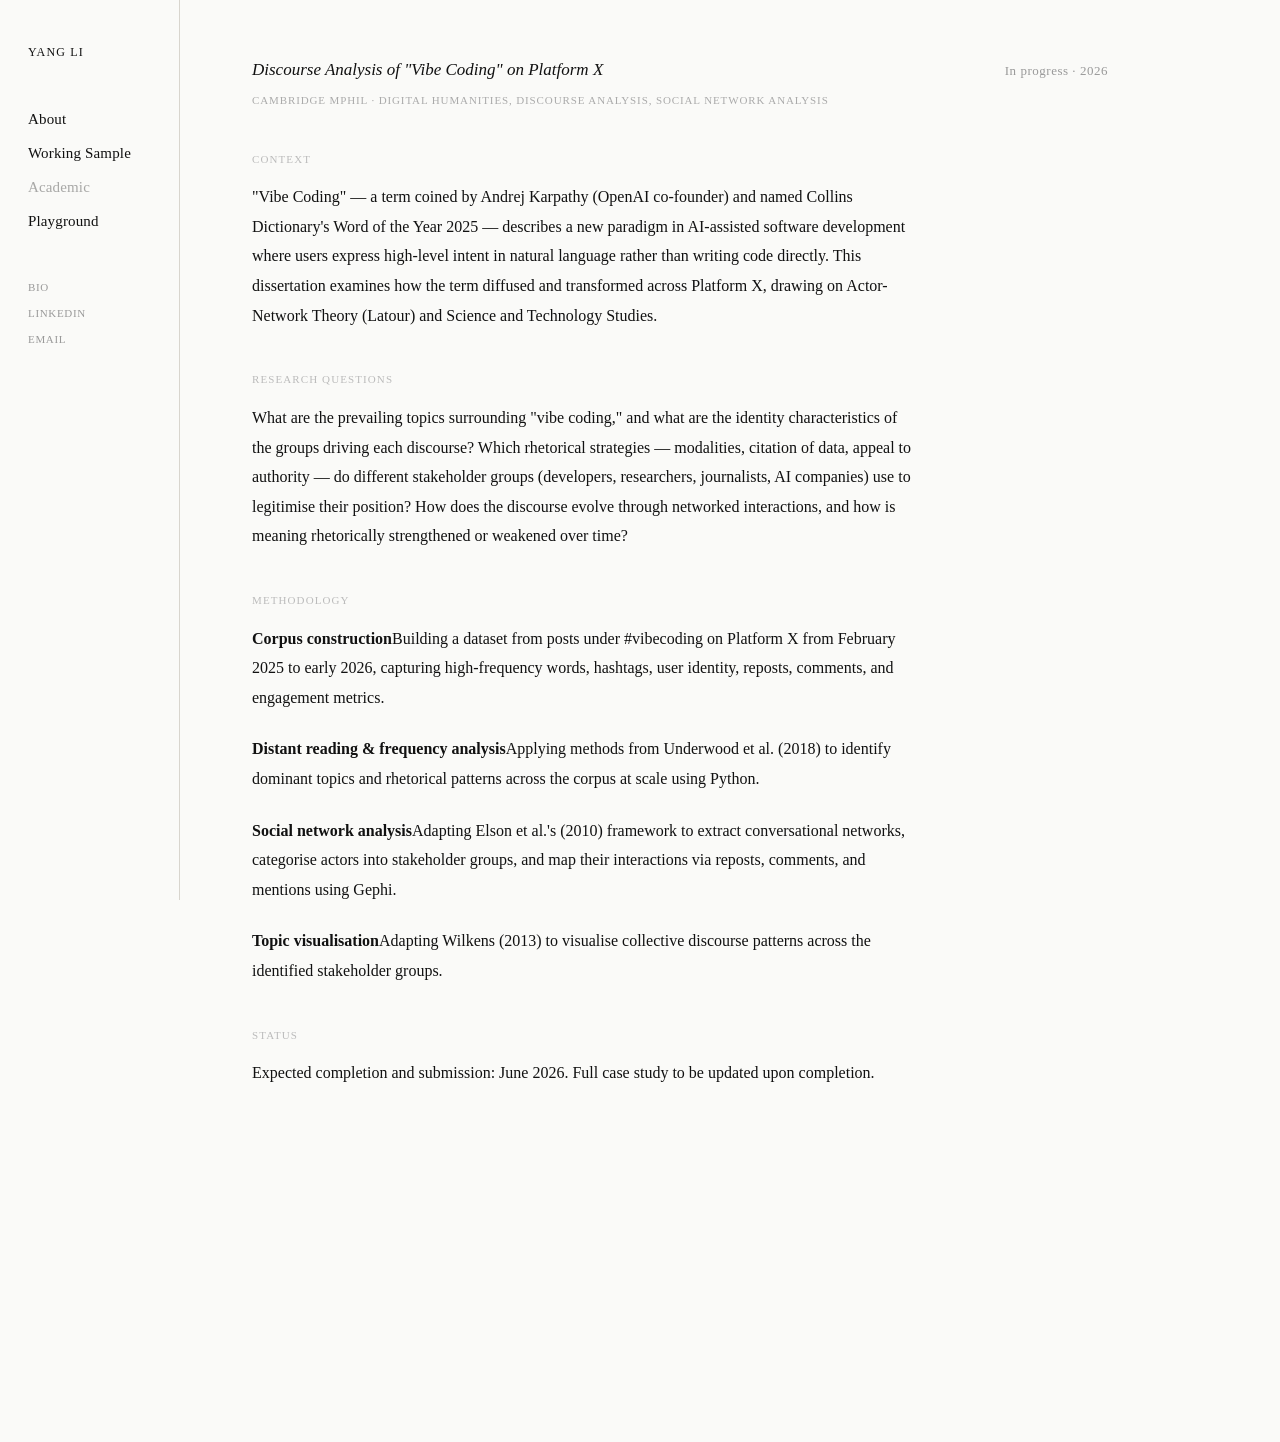
<file: academic.html>
<!DOCTYPE html>
<html lang="en">
<head>
  <meta charset="UTF-8" />
  <meta name="viewport" content="width=device-width, initial-scale=1.0" />
  <title>Academic — Yang Li</title>
  <link rel="stylesheet" href="style.css" />
</head>
<body>

  <nav>
    <a href="index.html" class="nav-name">Yang Li</a>
    <div class="nav-links">
      <a href="index.html">About</a>
      <a href="work.html">Working Sample</a>
      <a href="academic.html" class="active">Academic</a>
      <a href="play.html">Playground</a>
    </div>
    <div class="nav-contact">
      <a href="https://www.cdh.cam.ac.uk/about/people/yang-li/" target="_blank">Bio</a>
      <a href="https://www.linkedin.com/in/yang-li-6170a6388/" target="_blank">LinkedIn</a>
      <a href="mailto:yangleah1608@gmail.com">Email</a>
    </div>
  </nav>

  <main>

    <!-- MODULE 04: MPhil Dissertation -->
    <article class="work-item">
      <div class="work-meta">
        <span class="work-title"><em>Discourse Analysis of "Vibe Coding" on Platform X</em></span>
        <span class="work-year">In progress · 2026</span>
      </div>
      <p class="work-type">Cambridge MPhil · Digital humanities, discourse analysis, social network analysis</p>

      <div class="work-body">

        <h3>Context</h3>
        <p>"Vibe Coding" — a term coined by Andrej Karpathy (OpenAI co-founder) and named Collins Dictionary's Word of the Year 2025 — describes a new paradigm in AI-assisted software development where users express high-level intent in natural language rather than writing code directly. This dissertation examines how the term diffused and transformed across Platform X, drawing on Actor-Network Theory (Latour) and Science and Technology Studies.</p>

        <h3>Research Questions</h3>
        <p>What are the prevailing topics surrounding "vibe coding," and what are the identity characteristics of the groups driving each discourse? Which rhetorical strategies — modalities, citation of data, appeal to authority — do different stakeholder groups (developers, researchers, journalists, AI companies) use to legitimise their position? How does the discourse evolve through networked interactions, and how is meaning rhetorically strengthened or weakened over time?</p>

        <h3>Methodology</h3>
        <p><strong>Corpus construction</strong>Building a dataset from posts under #vibecoding on Platform X from February 2025 to early 2026, capturing high-frequency words, hashtags, user identity, reposts, comments, and engagement metrics.</p>
        <p><strong>Distant reading &amp; frequency analysis</strong>Applying methods from Underwood et al. (2018) to identify dominant topics and rhetorical patterns across the corpus at scale using Python.</p>
        <p><strong>Social network analysis</strong>Adapting Elson et al.'s (2010) framework to extract conversational networks, categorise actors into stakeholder groups, and map their interactions via reposts, comments, and mentions using Gephi.</p>
        <p><strong>Topic visualisation</strong>Adapting Wilkens (2013) to visualise collective discourse patterns across the identified stakeholder groups.</p>

        <h3>Status</h3>
        <p>Expected completion and submission: June 2026. Full case study to be updated upon completion.</p>

      </div>
    </article>

    <!-- Digital Art / p5.js >
    <article class="work-item">
      <div class="work-meta">
        <span class="work-title"><em>Sketch Title</em></span>
        <span class="work-year">2024</span>
      </div>
      <p class="work-type">p5.js · Generative</p>

      <img src="images/p5sketch.jpg" alt="p5.js sketch" />

      <div class="work-body">
        <p>Brief note on what the sketch does and why you made it. One or two sentences.</p>
        <p><a href="https://editor.p5js.org/yoursketch" target="_blank">View live</a></p>
      </div>
    </article-->

    <!-- Blender >
    <article class="work-item">
      <div class="work-meta">
        <span class="work-title"><em>3D Work Title</em></span>
        <span class="work-year">2023</span>
      </div>
      <p class="work-type">Blender · 3D render</p>

      <img src="images/blender1.jpg" alt="Blender render" />

      <div class="work-body">
        <p>Short process note. What were you exploring?</p>
      </div>
    </article>

  </main>

</body>
</html>
</file>
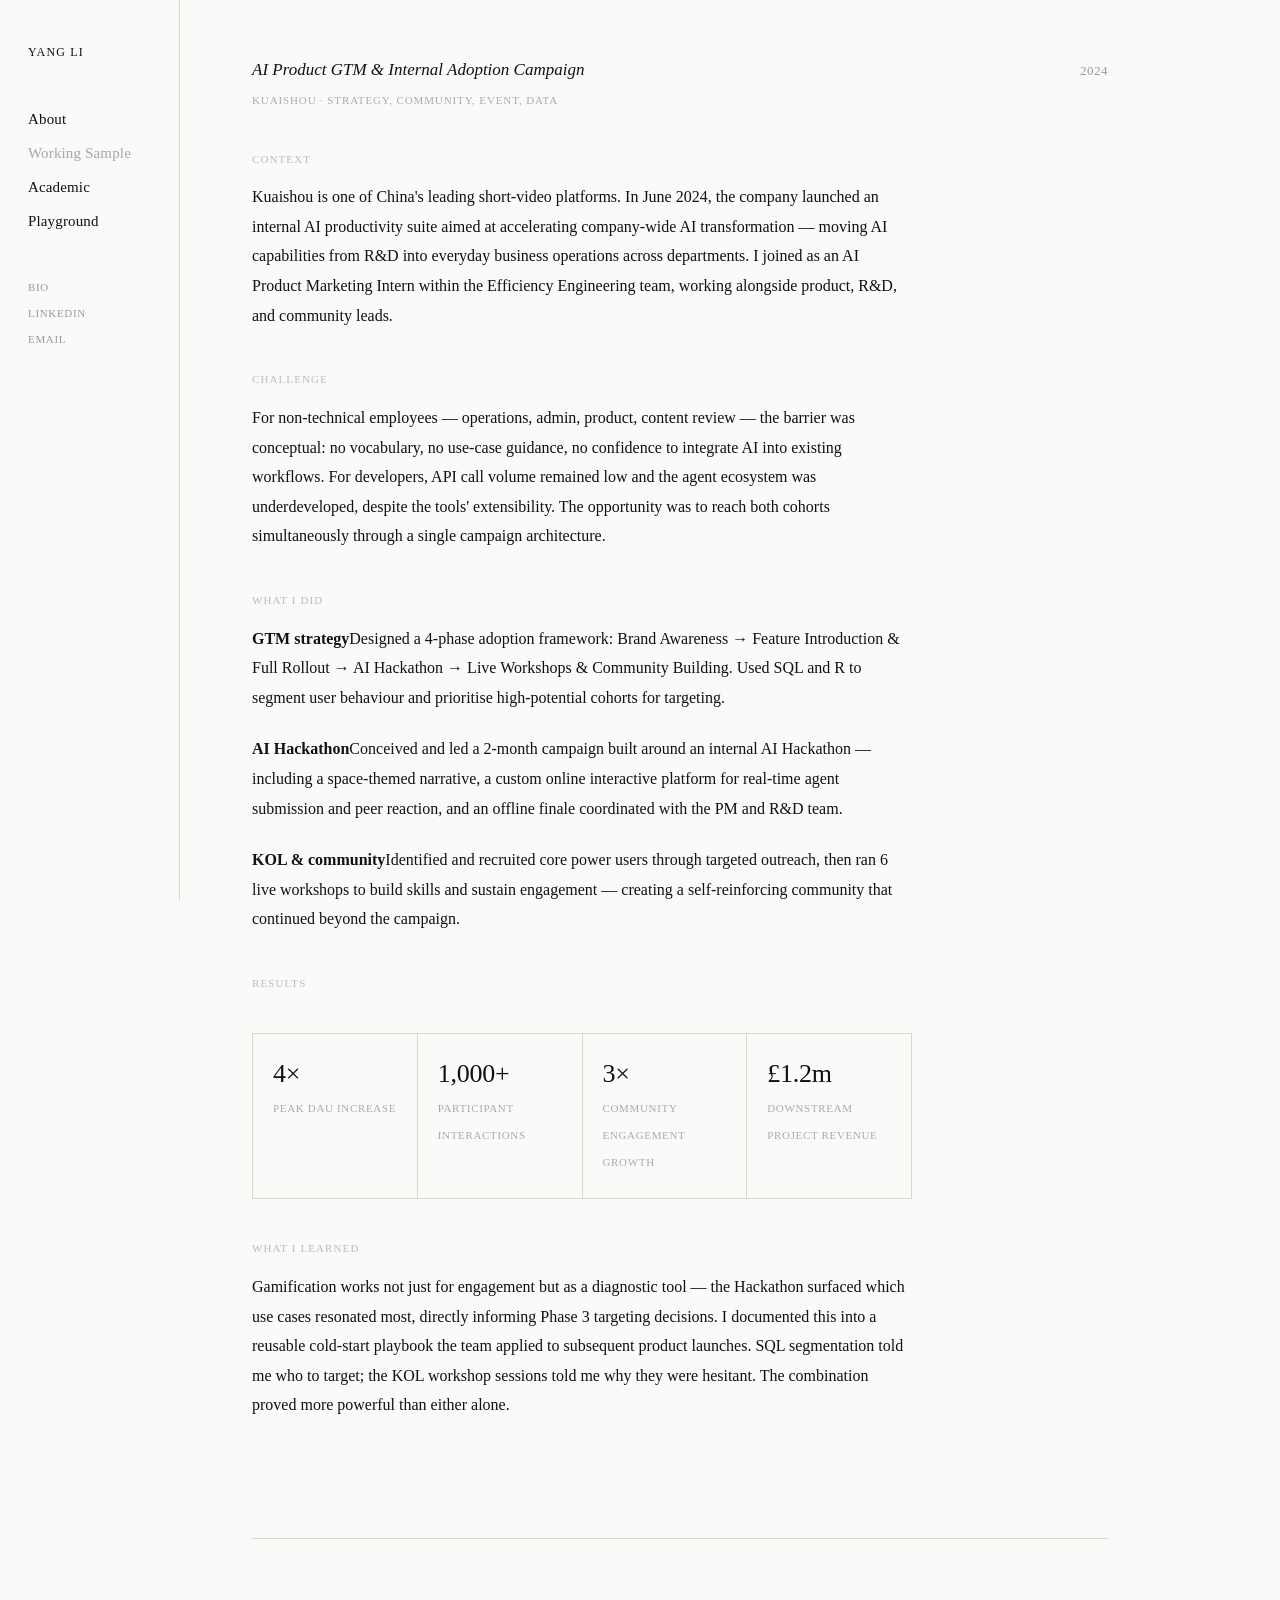
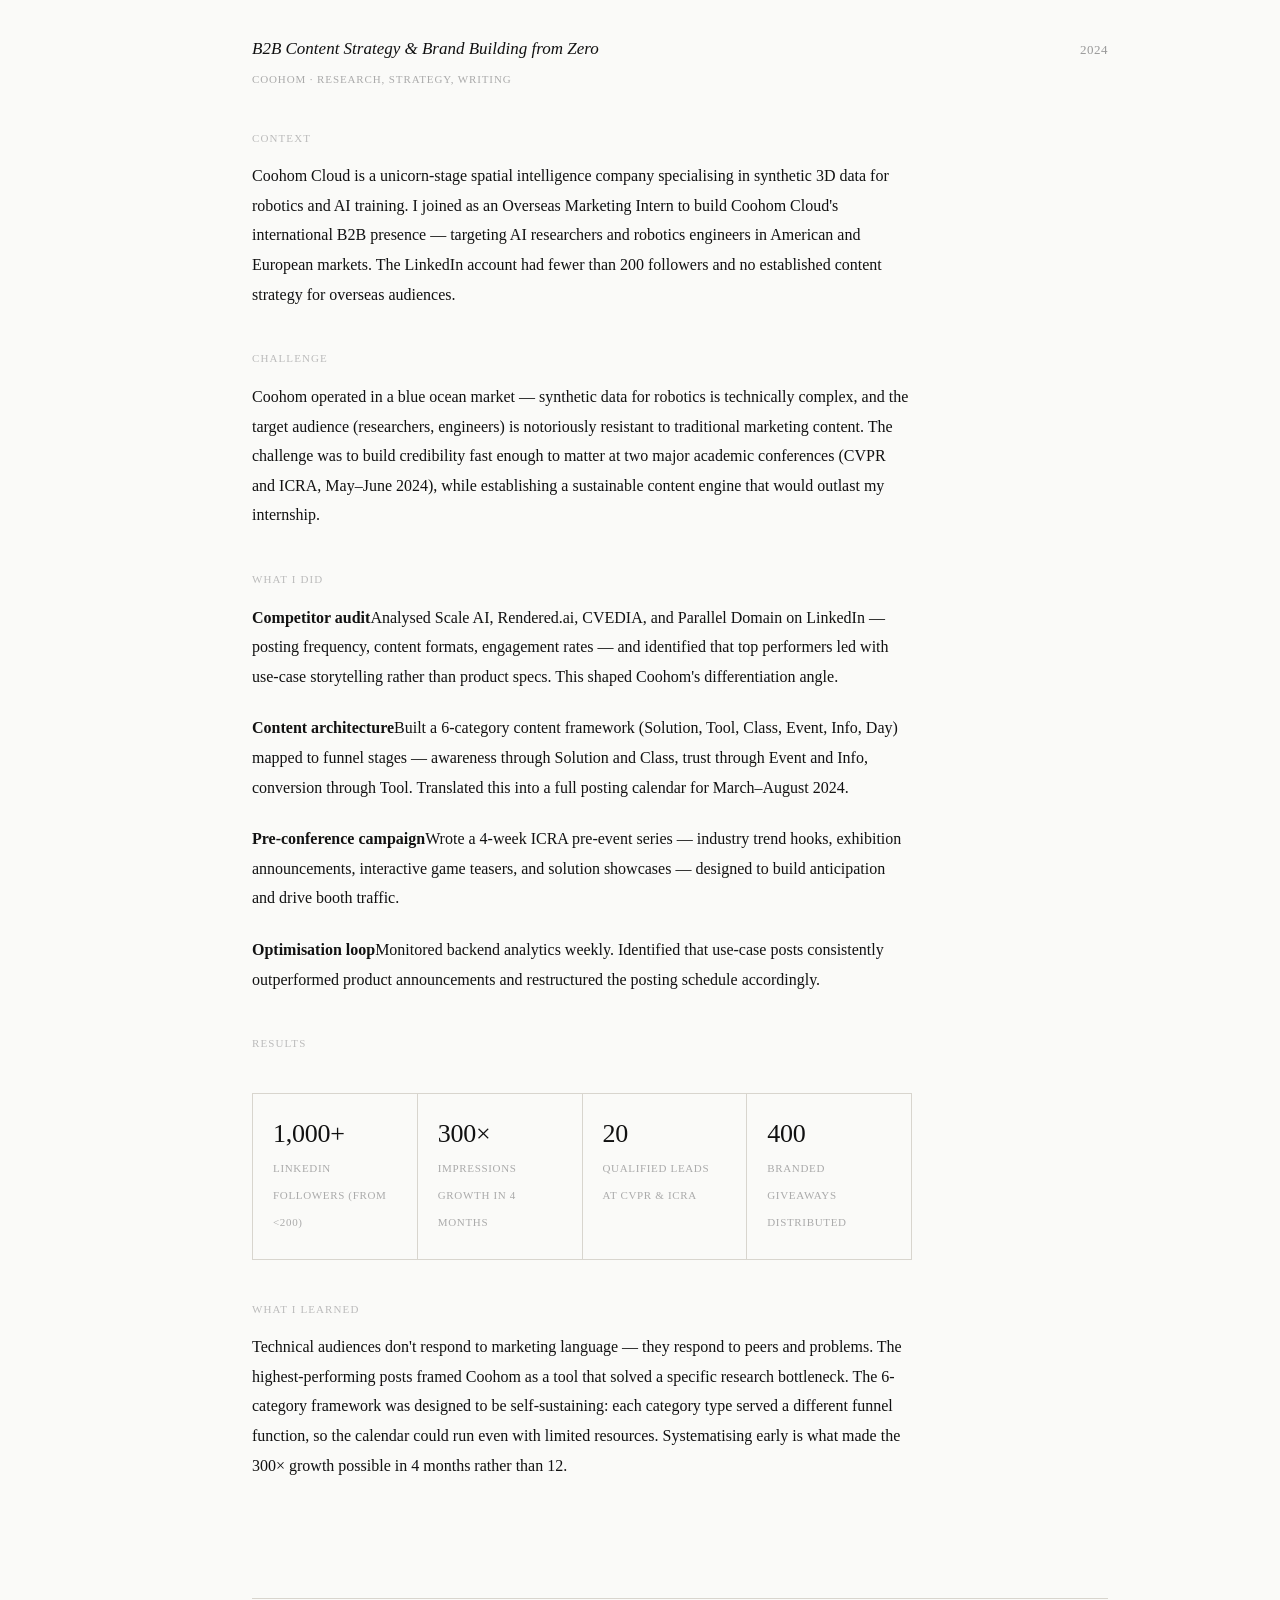
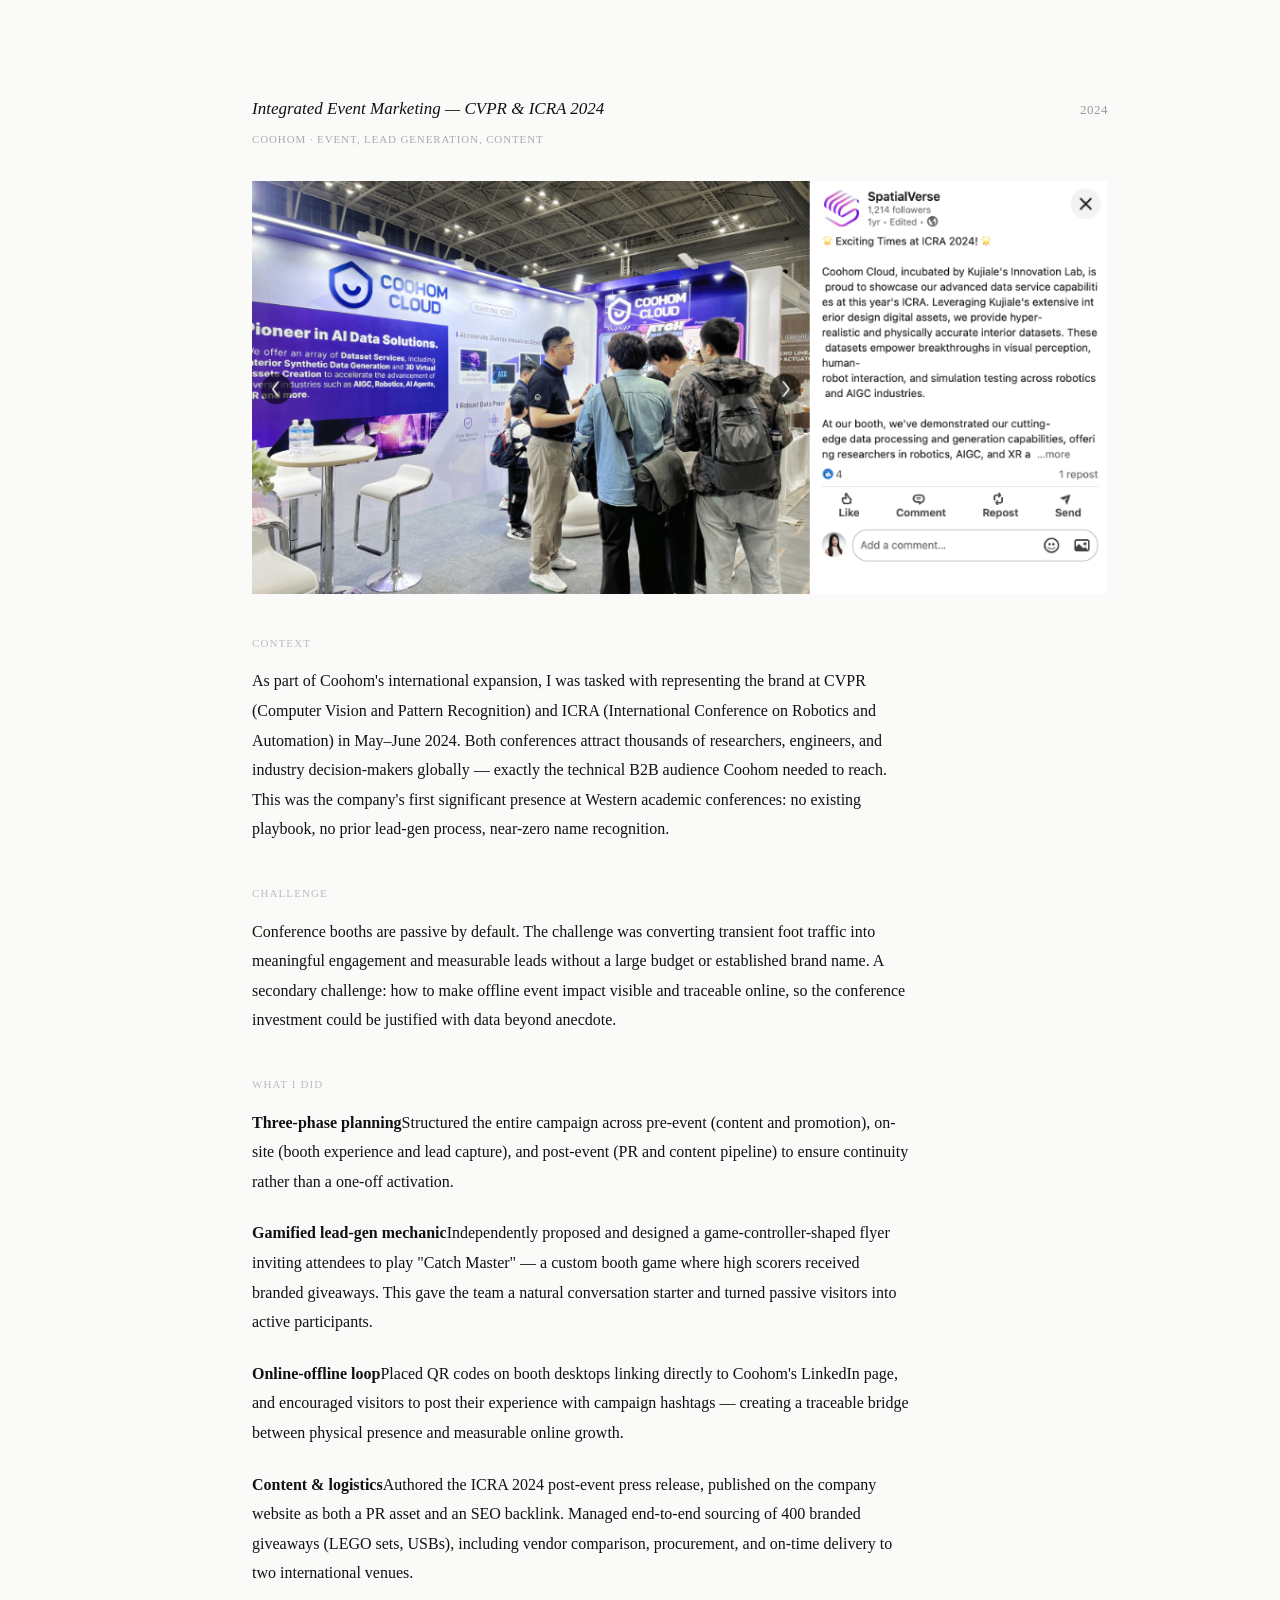
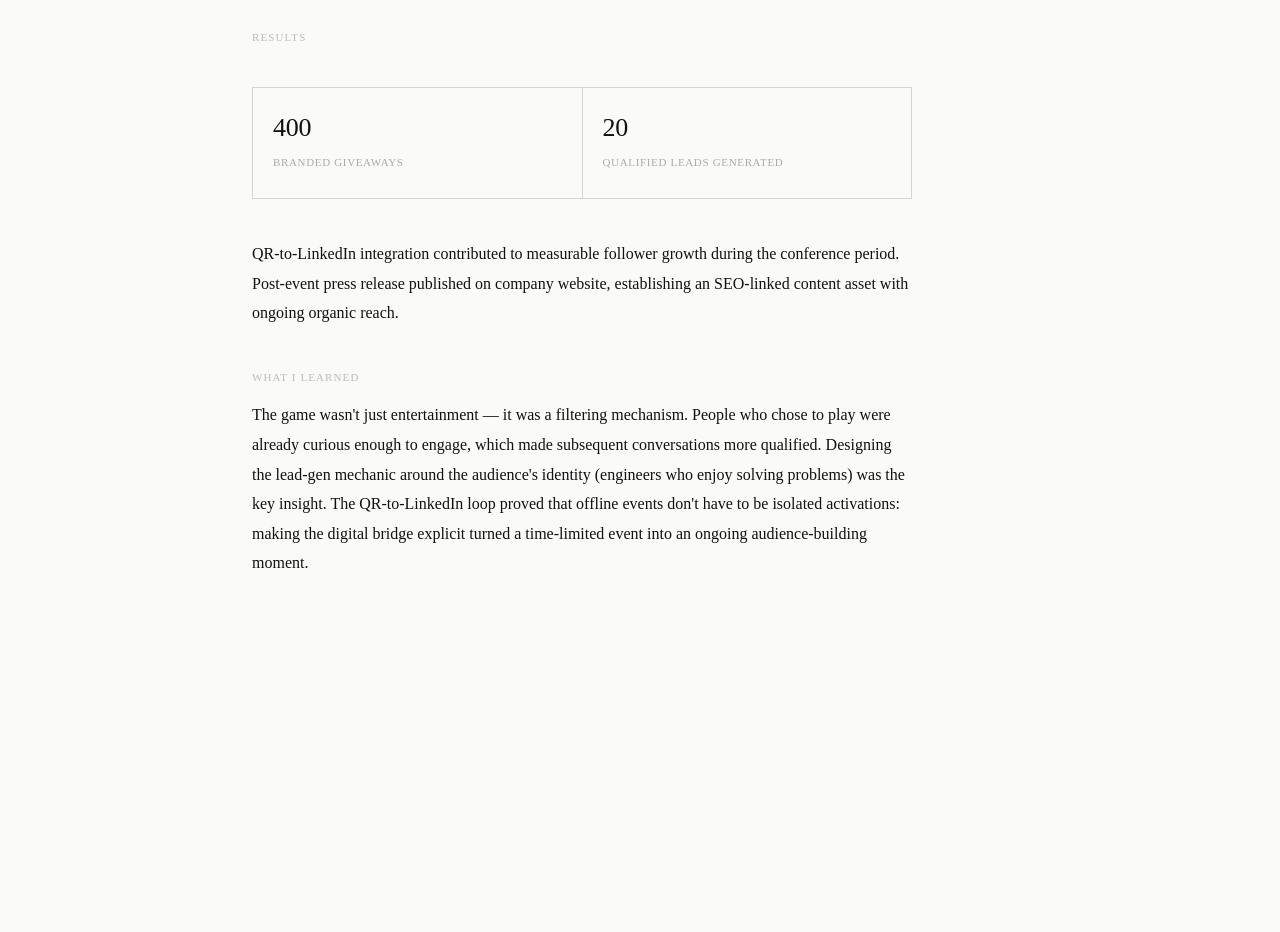
<file: work.html>
<!DOCTYPE html>
<html lang="en">
<head>
  <meta charset="UTF-8" />
  <meta name="viewport" content="width=device-width, initial-scale=1.0" />
  <title>Working Sample — Yang Li</title>
  <link rel="stylesheet" href="style.css" />
</head>
<body>

  <nav>
    <a href="index.html" class="nav-name">Yang Li</a>
    <div class="nav-links">
      <a href="index.html">About</a>
      <a href="work.html" class="active">Working Sample</a>
      <a href="academic.html">Academic</a>
      <a href="play.html">Playground</a>
    </div>
    <div class="nav-contact">
      <a href="https://www.cdh.cam.ac.uk/about/people/yang-li/" target="_blank">Bio</a>
      <a href="https://www.linkedin.com/in/yang-li-6170a6388/" target="_blank">LinkedIn</a>
      <a href="mailto:yangleah1608@gmail.com">Email</a>
    </div>
  </nav>

  <main>

    <!-- MODULE 01 -->
    <article class="work-item">
      <div class="work-meta">
        <span class="work-title"><em>AI Product GTM &amp; Internal Adoption Campaign</em></span>
        <span class="work-year">2024</span>
      </div>
      <p class="work-type">Kuaishou · Strategy, community, event, data</p>

      <!--img src="image/kuaishou.png" alt="Kuaishou AI Hackathon" /-->

      <div class="work-body">

        <h3>Context</h3>
        <p>Kuaishou is one of China's leading short-video platforms. In June 2024, the company launched an internal AI productivity suite aimed at accelerating company-wide AI transformation — moving AI capabilities from R&amp;D into everyday business operations across departments. I joined as an AI Product Marketing Intern within the Efficiency Engineering team, working alongside product, R&amp;D, and community leads.</p>

        <h3>Challenge</h3>
        <p>For non-technical employees — operations, admin, product, content review — the barrier was conceptual: no vocabulary, no use-case guidance, no confidence to integrate AI into existing workflows. For developers, API call volume remained low and the agent ecosystem was underdeveloped, despite the tools' extensibility. The opportunity was to reach both cohorts simultaneously through a single campaign architecture.</p>

        <h3>What I Did</h3>
        <p><strong>GTM strategy</strong>Designed a 4-phase adoption framework: Brand Awareness → Feature Introduction &amp; Full Rollout → AI Hackathon → Live Workshops &amp; Community Building. Used SQL and R to segment user behaviour and prioritise high-potential cohorts for targeting.</p>
        <p><strong>AI Hackathon</strong>Conceived and led a 2-month campaign built around an internal AI Hackathon — including a space-themed narrative, a custom online interactive platform for real-time agent submission and peer reaction, and an offline finale coordinated with the PM and R&amp;D team.</p>
        <p><strong>KOL &amp; community</strong>Identified and recruited core power users through targeted outreach, then ran 6 live workshops to build skills and sustain engagement — creating a self-reinforcing community that continued beyond the campaign.</p>

        <h3>Results</h3>
        <div class="work-metrics">
          <div class="work-metric">
            <span class="work-metric-value">4×</span>
            <span class="work-metric-label">Peak DAU increase</span>
          </div>
          <div class="work-metric">
            <span class="work-metric-value">1,000+</span>
            <span class="work-metric-label">Participant interactions</span>
          </div>
          <div class="work-metric">
            <span class="work-metric-value">3×</span>
            <span class="work-metric-label">Community engagement growth</span>
          </div>
          <div class="work-metric">
            <span class="work-metric-value">£1.2m</span>
            <span class="work-metric-label">Downstream project revenue</span>
          </div>
        </div>

        <h3>What I Learned</h3>
        <p>Gamification works not just for engagement but as a diagnostic tool — the Hackathon surfaced which use cases resonated most, directly informing Phase 3 targeting decisions. I documented this into a reusable cold-start playbook the team applied to subsequent product launches. SQL segmentation told me who to target; the KOL workshop sessions told me why they were hesitant. The combination proved more powerful than either alone.</p>

      </div>
    </article>

    <!-- MODULE 02 -->
    <article class="work-item">
      <div class="work-meta">
        <span class="work-title"><em>B2B Content Strategy &amp; Brand Building from Zero</em></span>
        <span class="work-year">2024</span>
      </div>
      <p class="work-type">Coohom · Research, strategy, writing</p>

      <!--img src="image/project 2.png" alt="Coohom LinkedIn content strategy" /-->

      <div class="work-body">

        <h3>Context</h3>
        <p>Coohom Cloud is a unicorn-stage spatial intelligence company specialising in synthetic 3D data for robotics and AI training. I joined as an Overseas Marketing Intern to build Coohom Cloud's international B2B presence — targeting AI researchers and robotics engineers in American and European markets. The LinkedIn account had fewer than 200 followers and no established content strategy for overseas audiences.</p>

        <h3>Challenge</h3>
        <p>Coohom operated in a blue ocean market — synthetic data for robotics is technically complex, and the target audience (researchers, engineers) is notoriously resistant to traditional marketing content. The challenge was to build credibility fast enough to matter at two major academic conferences (CVPR and ICRA, May–June 2024), while establishing a sustainable content engine that would outlast my internship.</p>

        <h3>What I Did</h3>
        <p><strong>Competitor audit</strong>Analysed Scale AI, Rendered.ai, CVEDIA, and Parallel Domain on LinkedIn — posting frequency, content formats, engagement rates — and identified that top performers led with use-case storytelling rather than product specs. This shaped Coohom's differentiation angle.</p>
        <p><strong>Content architecture</strong>Built a 6-category content framework (Solution, Tool, Class, Event, Info, Day) mapped to funnel stages — awareness through Solution and Class, trust through Event and Info, conversion through Tool. Translated this into a full posting calendar for March–August 2024.</p>
        <p><strong>Pre-conference campaign</strong>Wrote a 4-week ICRA pre-event series — industry trend hooks, exhibition announcements, interactive game teasers, and solution showcases — designed to build anticipation and drive booth traffic.</p>
        <p><strong>Optimisation loop</strong>Monitored backend analytics weekly. Identified that use-case posts consistently outperformed product announcements and restructured the posting schedule accordingly.</p>

        <h3>Results</h3>
        <div class="work-metrics">
          <div class="work-metric">
            <span class="work-metric-value">1,000+</span>
            <span class="work-metric-label">LinkedIn followers (from &lt;200)</span>
          </div>
          <div class="work-metric">
            <span class="work-metric-value">300×</span>
            <span class="work-metric-label">Impressions growth in 4 months</span>
          </div>
          <div class="work-metric">
            <span class="work-metric-value">20</span>
            <span class="work-metric-label">Qualified leads at CVPR &amp; ICRA</span>
          </div>
          <div class="work-metric">
            <span class="work-metric-value">400</span>
            <span class="work-metric-label">Branded giveaways distributed</span>
          </div>
        </div>

        <h3>What I Learned</h3>
        <p>Technical audiences don't respond to marketing language — they respond to peers and problems. The highest-performing posts framed Coohom as a tool that solved a specific research bottleneck. The 6-category framework was designed to be self-sustaining: each category type served a different funnel function, so the calendar could run even with limited resources. Systematising early is what made the 300× growth possible in 4 months rather than 12.</p>

      </div>
    </article>

    <!-- MODULE 03 -->
    <article class="work-item">
      <div class="work-meta">
        <span class="work-title"><em>Integrated Event Marketing — CVPR &amp; ICRA 2024</em></span>
        <span class="work-year">2024</span>
      </div>
      <p class="work-type">Coohom · Event, lead generation, content</p>

      <img src="project3.png" alt="CVPR ICRA 2024 conference booth" />

      <div class="work-body">

        <h3>Context</h3>
        <p>As part of Coohom's international expansion, I was tasked with representing the brand at CVPR (Computer Vision and Pattern Recognition) and ICRA (International Conference on Robotics and Automation) in May–June 2024. Both conferences attract thousands of researchers, engineers, and industry decision-makers globally — exactly the technical B2B audience Coohom needed to reach. This was the company's first significant presence at Western academic conferences: no existing playbook, no prior lead-gen process, near-zero name recognition.</p>

        <h3>Challenge</h3>
        <p>Conference booths are passive by default. The challenge was converting transient foot traffic into meaningful engagement and measurable leads without a large budget or established brand name. A secondary challenge: how to make offline event impact visible and traceable online, so the conference investment could be justified with data beyond anecdote.</p>

        <h3>What I Did</h3>
        <p><strong>Three-phase planning</strong>Structured the entire campaign across pre-event (content and promotion), on-site (booth experience and lead capture), and post-event (PR and content pipeline) to ensure continuity rather than a one-off activation.</p>
        <p><strong>Gamified lead-gen mechanic</strong>Independently proposed and designed a game-controller-shaped flyer inviting attendees to play "Catch Master" — a custom booth game where high scorers received branded giveaways. This gave the team a natural conversation starter and turned passive visitors into active participants.</p>
        <p><strong>Online-offline loop</strong>Placed QR codes on booth desktops linking directly to Coohom's LinkedIn page, and encouraged visitors to post their experience with campaign hashtags — creating a traceable bridge between physical presence and measurable online growth.</p>
        <p><strong>Content &amp; logistics</strong>Authored the ICRA 2024 post-event press release, published on the company website as both a PR asset and an SEO backlink. Managed end-to-end sourcing of 400 branded giveaways (LEGO sets, USBs), including vendor comparison, procurement, and on-time delivery to two international venues.</p>

        <h3>Results</h3>
        <div class="work-metrics">
          <div class="work-metric">
            <span class="work-metric-value">400</span>
            <span class="work-metric-label">Branded giveaways</span>
          </div>
          <div class="work-metric">
            <span class="work-metric-value">20</span>
            <span class="work-metric-label">Qualified leads generated</span>
          </div>
        </div>
        <p>QR-to-LinkedIn integration contributed to measurable follower growth during the conference period. Post-event press release published on company website, establishing an SEO-linked content asset with ongoing organic reach.</p>

        <h3>What I Learned</h3>
        <p>The game wasn't just entertainment — it was a filtering mechanism. People who chose to play were already curious enough to engage, which made subsequent conversations more qualified. Designing the lead-gen mechanic around the audience's identity (engineers who enjoy solving problems) was the key insight. The QR-to-LinkedIn loop proved that offline events don't have to be isolated activations: making the digital bridge explicit turned a time-limited event into an ongoing audience-building moment.</p>

      </div>
    </article>

  </main>

</body>
</html>
</file>
<file: style.css>
/* ============================================================
   YANG LI — style.css
   ============================================================ */

*, *::before, *::after {
  box-sizing: border-box;
  margin: 0;
  padding: 0;
}

html {
  font-size: 16px;
  line-height: 1.7;
}

body {
  font-family: "Garamond", "EB Garamond", "Cormorant Garamond", "Times New Roman", serif;
  color: #111;
  background: #fafaf8;
  display: flex;
  min-height: 100vh;
}

nav {
  position: fixed;
  top: 0;
  left: 0;
  width: 180px;
  height: 100vh;
  padding: 40px 28px;
  display: flex;
  flex-direction: column;
  gap: 40px;
  border-right: 0.5px solid #d8d5ce;
  background: #fafaf8;
}

.nav-name {
  font-size: 12px;
  letter-spacing: 0.1em;
  text-decoration: none;
  color: #111;
  font-weight: normal;
  text-transform: uppercase;
}

.nav-links,
.nav-contact {
  display: flex;
  flex-direction: column;
  gap: 4px;
}

nav a {
  color: #111;
  text-decoration: none;
  font-size: 15px;
  line-height: 2;
  letter-spacing: 0.01em;
}

nav a:hover { opacity: 0.45; }
nav a.active { opacity: 0.35; }

.nav-contact a {
  font-size: 11px;
  letter-spacing: 0.06em;
  color: #999;
  text-transform: uppercase;
}

main {
  margin-left: 180px;
  padding: 56px 72px 140px 72px;
  max-width: 1000px;
  width: 100%;
}

.hero {
  position: relative;
  width: 100%;
  margin-bottom: 64px;
}

.hero img {
  width: 100%;
  display: block;
}

.about-text { max-width: 620px; }
.about-text p {
  margin-bottom: 28px;
  font-size: 17px;
  line-height: 1.85;
}

.work-item {
  margin-bottom: 96px;
  padding-bottom: 96px;
  border-bottom: 0.5px solid #d8d5ce;
}

.work-item:last-child { border-bottom: none; }

.work-meta {
  display: flex;
  justify-content: space-between;
  align-items: baseline;
  margin-bottom: 6px;
}

.work-title { font-size: 17px; }
.work-year { font-size: 13px; color: #999; letter-spacing: 0.04em; }

.work-type {
  font-size: 11px;
  margin-bottom: 32px;
  color: #aaa;
  letter-spacing: 0.08em;
  text-transform: uppercase;
}

.work-item img {
  width: 100%;
  display: block;
  margin-bottom: 40px;
}

.work-body p {
  margin-bottom: 22px;
  max-width: 660px;
  font-size: 16px;
  line-height: 1.85;
}

.work-body h3 {
  font-size: 11px;
  font-weight: normal;
  letter-spacing: 0.1em;
  text-transform: uppercase;
  color: #bbb;
  margin: 40px 0 14px;
}

.work-metrics {
  display: grid;
  grid-template-columns: repeat(auto-fit, minmax(150px, 1fr));
  gap: 1px;
  background: #d8d5ce;
  border: 0.5px solid #d8d5ce;
  margin: 40px 0;
  max-width: 660px;
}

.work-metric {
  background: #fafaf8;
  padding: 24px 20px;
}

.work-metric-value {
  font-size: 26px;
  line-height: 1.2;
  letter-spacing: -0.01em;
  display: block;
  margin-bottom: 4px;
}

.work-metric-label {
  font-size: 11px;
  color: #aaa;
  letter-spacing: 0.06em;
  text-transform: uppercase;
}

a {
  color: #111;
  text-decoration: underline;
  text-underline-offset: 3px;
  text-decoration-color: #ccc;
}

a:hover { opacity: 0.5; }

.empty-note {
  color: #bbb;
  font-size: 15px;
  letter-spacing: 0.04em;
  font-style: italic;
}

@media (max-width: 680px) {
  body { flex-direction: column; }
  nav {
    position: relative;
    width: 100%;
    height: auto;
    flex-direction: row;
    flex-wrap: wrap;
    gap: 16px;
    padding: 24px;
    border-right: none;
    border-bottom: 0.5px solid #d8d5ce;
  }
  main {
    margin-left: 0;
    padding: 36px 24px 80px;
  }
}
</file>
